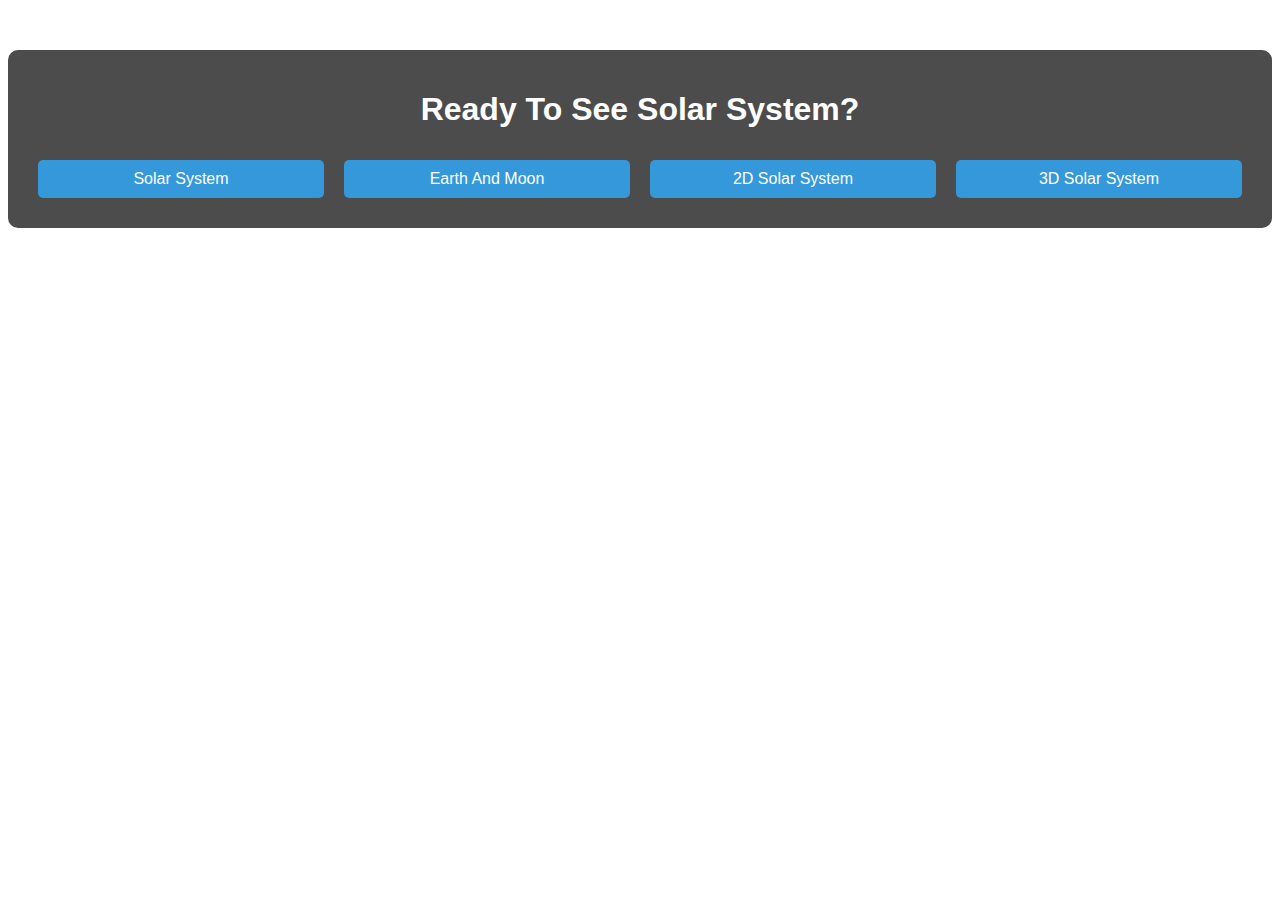
<file: index.html>
<!DOCTYPE html>
<html>

<head>
    <title>Solar System</title>
    <link rel="shortcut icon" href="./icon.png" type="image/x-icon">
    <meta name="viewport" content="width=device-width, initial-scale=1.0">
    <style>
        body {
            font-family: Arial, sans-serif;
            text-align: center;
            background-image: url('https://media.tenor.com/MNVxgsGfaUQAAAAd/in-space-national-space-day.gif');
            /* Replace with your image file path or URL */
            background-size: cover;
            background-repeat: no-repeat;
            background-attachment: fixed;
            background-position: center;
            color: #fff;
            /* Set text color to white for better contrast */
        }

        .container {
            margin: 50px auto;
            background-color: rgba(0, 0, 0, 0.7);
            /* Semi-transparent background for content */
            padding: 20px;
            border-radius: 10px;
        }

        .options {
            display: flex;
            flex-wrap: wrap;
            justify-content: center;
        }

        .option-button {
            flex: 1;
            margin: 10px;
            padding: 10px 20px;
            font-size: 16px;
            cursor: pointer;
            background-color: #3498db;
            color: #fff;
            border: none;
            border-radius: 5px;
            text-decoration: none;
            /* Remove underline for links */
            display: flex;
            /* Center link content vertically and horizontally */
            align-items: center;
            justify-content: center;
        }

        .option-button:hover {
            background-color: #2980b9;
        }

        @media screen and (max-width: 600px) {
            .option-button {
                flex-basis: 100%;
                /* Make buttons take the full width of the screen */
            }
        }
    </style>
</head>

<body>
    <div class="container">
        <h1>Ready To See Solar System?</h1>
        <div class="options">
            <a href="./solarsystem1/index" class="option-button">Solar System</a>
            <a href="./solarsystem2/index" class="option-button">Earth And Moon</a>
            <a href="./solarsystem3/index" class="option-button">2D Solar System</a>
            <a href="./solarsystem4/index" class="option-button">3D Solar System</a>
        </div>
    </div>
</body>

</html>
</file>
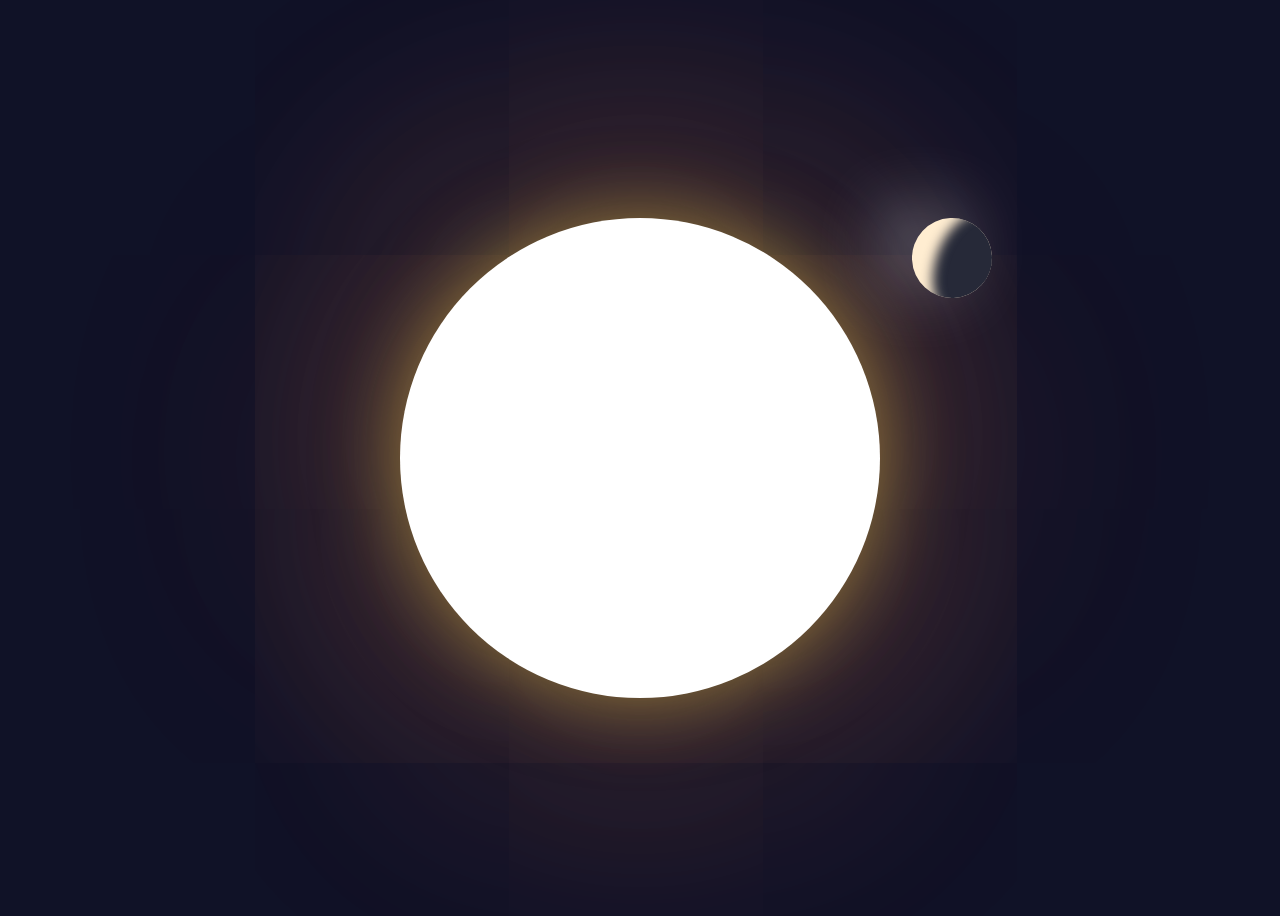
<file: solarsystem1/index.html>
<!DOCTYPE html>
<html lang="en">
<head>
    <meta charset="UTF-8">
    <meta http-equiv="X-UA-Compatible" content="IE=edge">
    <meta name="viewport" content="width=device-width, initial-scale=1.0">
    <link rel="stylesheet" href="styles.css">
    <title>Solar System</title>
    <link rel="shortcut icon" href="../icon.png" type="image/x-icon">
</head>
<body>
    <div class="moon">
        <div class="satellite"></div>
    </div>
</body>
</html>
</file>
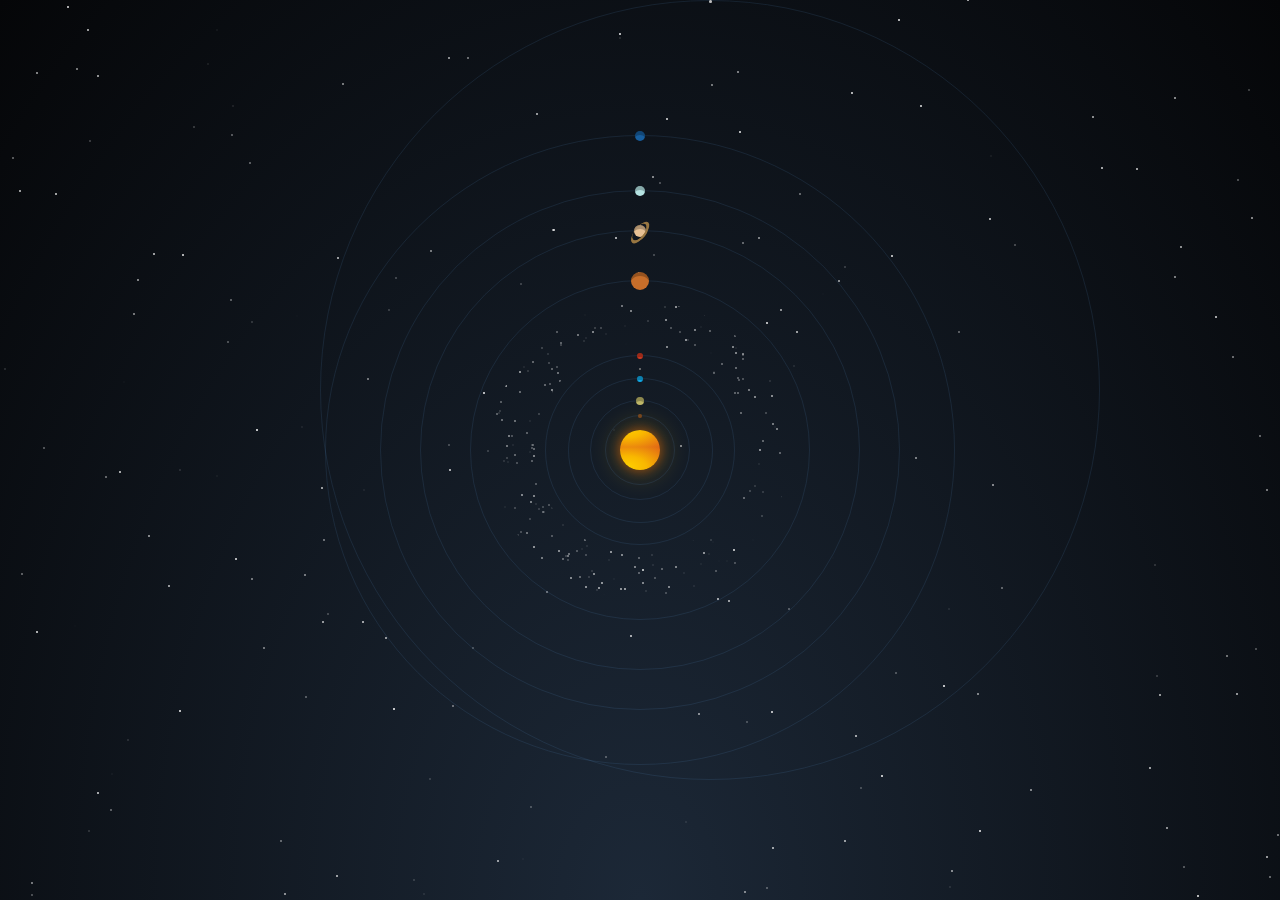
<file: solarsystem3/index.html>
<!DOCTYPE html>
<html >
<head>
  <meta charset="UTF-8">
  <title>Solar System</title>
  
  <link rel='stylesheet prefetch' href='https://fonts.googleapis.com/css?family=Lato:300'>
  <link rel='stylesheet prefetch' href='https://cdnjs.cloudflare.com/ajax/libs/font-awesome/4.2.0/css/font-awesome.min.css'>
  <link rel="stylesheet" href="style.css">
  <link rel="shortcut icon" href="../icon.png" type="image/x-icon">
</head>

<body>
<div class='solar-syst'>
  <div class='sun'></div>
  <div class='mercury'></div>
  <div class='venus'></div>
  <div class='earth'></div>
  <div class='mars'></div>
  <div class='jupiter'></div>
  <div class='saturn'></div>
  <div class='uranus'></div>
  <div class='neptune'></div>
  <div class='pluto'></div>
  <div class='asteroids-belt'></div>
</div>
</body>
</html>
</file>
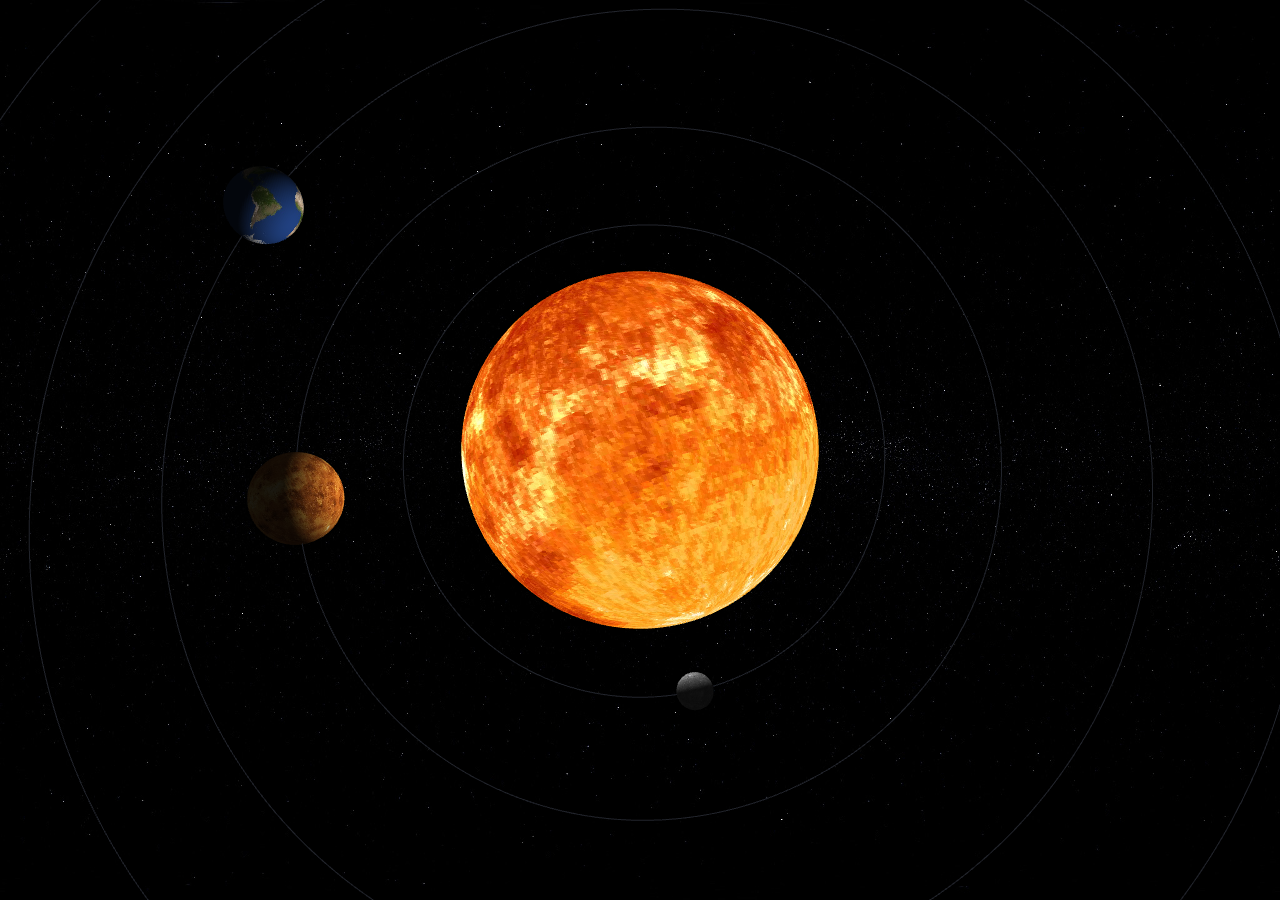
<file: solarsystem4/index.html>
<html>

<head>
    <title>Solar System</title>
    <link rel="shortcut icon" href="../icon.png" type="image/x-icon">
    <style>
        * {
            border: 0;
            margin: 0;
        }

        #canvas {
            width: 100%;
            height: 100%;
        }
    </style>
    <script defer="defer" src="bundle.js"></script>
</head>

<body><canvas id="canvas" width="800" height="800"></canvas></body>

</html>
</file>
<file: solarsystem1/styles.css>
body{
    background: #101227;
    height: 100vh;
    display: flex;
    justify-content: center;
    align-items: center;
}

.moon{
    width: 30em;
    height: 30em;
    border-radius: 50%;
    background: white;
    box-shadow: 0 0 5em 0 rgb(254 216 76 / 50%), 0 0 20em 4em rgb(232 165 82 / 20%), 0 0 55em 8em rgb(255 77 77 /10%);
    position: relative;
}

.satellite, .satellite::after{
    content: "";
    position: absolute;
    width: 5em;
    height: 5em;
    border-radius: 50%;
}

.satellite{
    background: #ffedd1;
    box-shadow: -2em 0 5em -1em white;
    overflow: hidden;
    transition: 250ms;
    left: 32em;
    transform: rotate(20deg);
    animation: round 5s infinite ease-in-out;
}

.satellite::after{
    background: #262938;
    width: 2.5em;
    left: 2.5em;
    box-shadow: 0 0 0.75em 0.95em #262938;
    animation: shadow 5s infinite ease-in-out;
}

@keyframes shadow{
    0%{
        width: 2.5em;
        left: 0;
    }

    25%{
        width: 5em;
        left: 0;
    }

    50%{
        width: 2.5em;
        left: 2.5em;
    }
    75%{
        width: 0em;
        left: 5em;
    }
    80%{
        left: 0;
        box-shadow: 0 0 0.55em 0.75em #262938;
    }
    100%{
        width: 2.5em;
        left: 0;
    }
}

@media screen and (max-width: 1000px){
    *{
        font-size: 10px;
    }
}

@media screen and (max-width: 500px){
    *{
        font-size: 5px;
    }
}

@keyframes round {
    0%, 100%{
        top: 2em;
        left: -15em;
        box-shadow: -2em 0 5em 0.5em rgb(198 131 100 / 40%);
        z-index: 2;
    }
    25%{
        box-shadow: 0 0 3em 1em #412104b5;
    }
    75%{
        box-shadow: 0 0 3em 1em black;
    }

    48%{
        z-index: 2;
    }
    50%{
        left: 40em;
        top: 20em;
        z-index: -1;
        box-shadow: 2em 0 5em 0.5em rgb(132 90 70 / 51%);
    }
    99%{
        z-index: -1;
    }
}
</file>
<file: solarsystem3/style.css>
*, *:before, *:after {
    padding: 0;
    margin: 0;
    box-sizing: border-box;
  }
  
  html, body {
    height: 100%;
    width: 100%;
  }
  
  body {
    font: normal 1em/1.45em "Helvetica Neue", Helvetica, Arial, sans-serif;
    -webkit-font-smoothing: antialiased;
    color: #fff;
    background: -webkit-radial-gradient(bottom ellipse, #1c2837 0%, #050608 100%);
    background: radial-gradient(ellipse at bottom, #1c2837 0%, #050608 100%);
    background-attachment: fixed;
  }
  
  h1 {
    font-weight: 300;
    font-size: 2.5em;
    text-transform: uppercase;
    font-family: Lato;
    line-height: 1.6em;
    letter-spacing: .1em;
  }
  
  a, a:visited {
    text-decoration: none;
    color: white;
    opacity: .7;
  }
  a:hover, a:visited:hover {
    opacity: 1;
  }
  a.icon, a:visited.icon {
    margin-right: 2px;
    padding: 3px;
  }
  
  .description {
    padding: 30px;
    position: absolute;
    top: 0;
    left: 0;
    width: 25%;
    z-index: 999;
  }
  .description p {
    font-size: .9em;
  }
  .description p + p {
    margin-top: 20px;
  }
  .description p.author {
    font-size: .7em;
  }
  .description p.author .fa-heart {
    color: #860014;
  }
  
  hr {
    margin: 26px 0;
    border: 0;
    border-top: 1px solid white;
    background: transparent;
    width: 25%;
    opacity: .1;
  }
  
  code {
    color: #ae94c0;
    font-family: Menlo, Monaco, Consolas, 'Courier New', monospace;
    font-size: .9em;
  }
  
  .solar-syst {
    margin: 0 auto;
    width: 100%;
    height: 100%;
    position: relative;
  }
  .solar-syst:after {
    content: "";
    position: absolute;
    height: 2px;
    width: 2px;
    top: -2px;
    background: white;
    box-shadow: 735px 1472px 0 0px rgba(255, 255, 255, 0.79) , 1718px 1715px 0 0px rgba(255,255,255, 0.105) , 1438px 1516px 0 0px rgba(255,255,255, 0.404) , 630px 637px 0 0px rgba(255,255,255, 0.829) , 1159px 696px 0 0px rgba(255,255,255, 0.756) , 1166px 829px 0 0px rgba(255,255,255, 0.69) , 1174px 278px 0 0px rgba(255,255,255, 0.612) , 1349px 717px 0 0px rgba(255,255,255, 0.803) , 137px 281px 0 0px rgba(255,255,255, 0.649) , 293px 1283px 0 0px rgba(255,255,255, 0.065) , 1269px 878px 0 0px rgba(255,255,255, 0.481) , 680px 447px 0 0px rgba(255,255,255, 0.615) , 698px 715px 0 0px rgba(255,255,255, 0.655) , 1136px 170px 0 0px rgba(255,255,255, 0.803) , 1511px 593px 0 0px rgba(255,255,255, 0.356) , 1632px 622px 0 0px rgba(255,255,255, 0.472) , 844px 842px 0 0px rgba(255,255,255, 0.757) , 1258px 1110px 0 0px rgba(255,255,255, 0.908) , 1092px 118px 0 0px rgba(255,255,255, 0.704) , 855px 737px 0 0px rgba(255,255,255, 0.806) , 530px 808px 0 0px rgba(255,255,255, 0.305) , 467px 59px 0 0px rgba(255,255,255, 0.509) , 951px 872px 0 0px rgba(255,255,255, 0.653) , 305px 698px 0 0px rgba(255,255,255, 0.381) , 105px 478px 0 0px rgba(255,255,255, 0.479) , 87px 31px 0 0px rgba(255,255,255, 0.792) , 336px 877px 0 0px rgba(255,255,255, 0.776) , 367px 380px 0 0px rgba(255,255,255, 0.541) , 388px 1686px 0 0px rgba(255,255,255, 0.994) , 1569px 581px 0 0px rgba(255,255,255, 0.957) , 619px 39px 0 0px rgba(255,255,255, 0.135) , 1546px 379px 0 0px rgba(255,255,255, 0.14) , 211px 1454px 0 0px rgba(255,255,255, 0.457) , 860px 789px 0 0px rgba(255,255,255, 0.283) , 179px 712px 0 0px rgba(255,255,255, 0.951) , 227px 343px 0 0px rgba(255,255,255, 0.35) , 1691px 174px 0 0px rgba(255,255,255, 0.276) , 1492px 299px 0 0px rgba(255,255,255, 0.924) , 284px 895px 0 0px rgba(255,255,255, 0.683) , 1008px 1438px 0 0px rgba(255,255,255, 0.637) , 1214px 1756px 0 0px rgba(255,255,255, 0.609) , 385px 639px 0 0px rgba(255,255,255, 0.725) , 1457px 1254px 0 0px rgba(255,255,255, 0.397) , 851px 94px 0 0px rgba(255,255,255, 0.897) , 220px 1338px 0 0px rgba(255,255,255, 0.97) , 1386px 1554px 0 0px rgba(255,255,255, 0.024) , 1115px 1058px 0 0px rgba(255,255,255, 0.766) , 1061px 1787px 0 0px rgba(255,255,255, 0.667) , 1232px 358px 0 0px rgba(255,255,255, 0.52) , 746px 723px 0 0px rgba(255,255,255, 0.296) , 1348px 1096px 0 0px rgba(255,255,255, 0.66) , 1228px 1378px 0 0px rgba(255,255,255, 0.745) , 1754px 66px 0 0px rgba(255,255,255, 0.581) , 615px 239px 0 0px rgba(255,255,255, 0.836) , 321px 489px 0 0px rgba(255,255,255, 0.761) , 1154px 566px 0 0px rgba(255,255,255, 0.18) , 1511px 369px 0 0px rgba(255,255,255, 0.945) , 958px 1136px 0 0px rgba(255,255,255, 0.299) , 1573px 984px 0 0px rgba(255,255,255, 0.319) , 1625px 273px 0 0px rgba(255,255,255, 0.842) , 1283px 902px 0 0px rgba(255,255,255, 0.704) , 1793px 549px 0 0px rgba(255,255,255, 0.22) , 497px 862px 0 0px rgba(255,255,255, 0.753) , 231px 136px 0 0px rgba(255,255,255, 0.4) , 1071px 1483px 0 0px rgba(255,255,255, 0.899) , 1705px 86px 0 0px rgba(255,255,255, 0.336) , 711px 1560px 0 0px rgba(255,255,255, 0.051) , 479px 1090px 0 0px rgba(255,255,255, 0.997) , 522px 860px 0 0px rgba(255,255,255, 0.045) , 1587px 1412px 0 0px rgba(255,255,255, 0.519) , 956px 1429px 0 0px rgba(255,255,255, 0.463) , 1519px 1198px 0 0px rgba(255,255,255, 0.022) , 152px 1660px 0 0px rgba(255,255,255, 0.491) , 1030px 791px 0 0px rgba(255,255,255, 0.629) , 395px 279px 0 0px rgba(255,255,255, 0.273) , 1048px 1027px 0 0px rgba(255,255,255, 0.364) , 393px 710px 0 0px rgba(255,255,255, 0.993) , 1376px 827px 0 0px rgba(255,255,255, 0.93) , 1389px 674px 0 0px rgba(255,255,255, 0.975) , 291px 1022px 0 0px rgba(255,255,255, 0.004) , 1569px 478px 0 0px rgba(255,255,255, 0.232) , 1547px 117px 0 0px rgba(255,255,255, 0.109) , 1355px 716px 0 0px rgba(255,255,255, 0.753) , 1257px 1644px 0 0px rgba(255,255,255, 0.637) , 733px 551px 0 0px rgba(255,255,255, 0.889) , 711px 86px 0 0px rgba(255,255,255, 0.567) , 323px 541px 0 0px rgba(255,255,255, 0.5) , 1329px 467px 0 0px rgba(255,255,255, 0.647) , 1229px 1182px 0 0px rgba(255,255,255, 0.29) , 891px 257px 0 0px rgba(255,255,255, 0.899) , 182px 256px 0 0px rgba(255,255,255, 0.898) , 788px 610px 0 0px rgba(255,255,255, 0.368) , 1397px 1664px 0 0px rgba(255,255,255, 0.2) , 1266px 491px 0 0px rgba(255,255,255, 0.585) , 895px 674px 0 0px rgba(255,255,255, 0.334) , 66px 1007px 0 0px rgba(255,255,255, 0.943) , 1323px 434px 0 0px rgba(255,255,255, 0.12) , 1577px 514px 0 0px rgba(255,255,255, 0.018) , 1477px 35px 0 0px rgba(255,255,255, 0.624) , 1679px 910px 0 0px rgba(255,255,255, 0.484) , 766px 324px 0 0px rgba(255,255,255, 0.908) , 1094px 1637px 0 0px rgba(255,255,255, 0.915) , 126px 1051px 0 0px rgba(255,255,255, 0.262) , 1237px 181px 0 0px rgba(255,255,255, 0.36) , 1051px 1267px 0 0px rgba(255,255,255, 0.968) , 898px 21px 0 0px rgba(255,255,255, 0.91) , 546px 1524px 0 0px rgba(255,255,255, 0.876) , 1197px 897px 0 0px rgba(255,255,255, 0.938) , 1622px 468px 0 0px rgba(255,255,255, 0.869) , 43px 449px 0 0px rgba(255,255,255, 0.381) , 1793px 1583px 0 0px rgba(255,255,255, 0.44) , 424px 1342px 0 0px rgba(255,255,255, 0.526) , 944px 1607px 0 0px rgba(255,255,255, 0.7) , 970px 1261px 0 0px rgba(255,255,255, 0.444) , 772px 1498px 0 0px rgba(255,255,255, 0.341) , 448px 59px 0 0px rgba(255,255,255, 0.688) , 1501px 144px 0 0px rgba(255,255,255, 0.607) , 1754px 1134px 0 0px rgba(255,255,255, 0.748) , 301px 428px 0 0px rgba(255,255,255, 0.083) , 31px 884px 0 0px rgba(255,255,255, 0.569) , 1645px 753px 0 0px rgba(255,255,255, 0.701) , 327px 615px 0 0px rgba(255,255,255, 0.274) , 1666px 176px 0 0px rgba(255,255,255, 0.813) , 579px 578px 0 0px rgba(255,255,255, 0.426) , 832px 559px 0 0px rgba(255,255,255, 0.016) , 305px 1658px 0 0px rgba(255,255,255, 0.519) , 958px 333px 0 0px rgba(255,255,255, 0.406) , 1475px 815px 0 0px rgba(255,255,255, 0.556) , 685px 823px 0 0px rgba(255,255,255, 0.112) , 209px 1457px 0 0px rgba(255,255,255, 0.224) , 1310px 273px 0 0px rgba(255,255,255, 0.482) , 197px 1450px 0 0px rgba(255,255,255, 0.096) , 312px 1624px 0 0px rgba(255,255,255, 0.052) , 291px 1620px 0 0px rgba(255,255,255, 0.926) , 920px 107px 0 0px rgba(255,255,255, 0.886) , 1778px 1441px 0 0px rgba(255,255,255, 0.192) , 1670px 256px 0 0px rgba(255,255,255, 0.95) , 341px 1710px 0 0px rgba(255,255,255, 0.334) , 1311px 852px 0 0px rgba(255,255,255, 0.599) , 1301px 1296px 0 0px rgba(255,255,255, 0.674) , 1508px 656px 0 0px rgba(255,255,255, 0.098) , 1292px 753px 0 0px rgba(255,255,255, 0.596) , 780px 311px 0 0px rgba(255,255,255, 0.696) , 1673px 1750px 0 0px rgba(255,255,255, 0.843) , 772px 849px 0 0px rgba(255,255,255, 0.795) , 1644px 910px 0 0px rgba(255,255,255, 0.026) , 1520px 111px 0 0px rgba(255,255,255, 0.923) , 1385px 1011px 0 0px rgba(255,255,255, 0.008) , 1437px 692px 0 0px rgba(255,255,255, 0.201) , 1578px 540px 0 0px rgba(255,255,255, 0.611) , 627px 940px 0 0px rgba(255,255,255, 0.323) , 520px 285px 0 0px rgba(255,255,255, 0.248) , 97px 794px 0 0px rgba(255,255,255, 0.838) , 1355px 410px 0 0px rgba(255,255,255, 0.667) , 1120px 1306px 0 0px rgba(255,255,255, 0.823) , 1621px 429px 0 0px rgba(255,255,255, 0.106) , 1021px 1399px 0 0px rgba(255,255,255, 0.925) , 861px 1665px 0 0px rgba(255,255,255, 0.293) , 1431px 1743px 0 0px rgba(255,255,255, 0.918) , 771px 713px 0 0px rgba(255,255,255, 0.909) , 487px 452px 0 0px rgba(255,255,255, 0.223) , 977px 695px 0 0px rgba(255,255,255, 0.621) , 145px 1762px 0 0px rgba(255,255,255, 0.866) , 1552px 1373px 0 0px rgba(255,255,255, 0.23) , 527px 1294px 0 0px rgba(255,255,255, 0.091) , 337px 259px 0 0px rgba(255,255,255, 0.77) , 14px 1247px 0 0px rgba(255,255,255, 0.801) , 948px 610px 0 0px rgba(255,255,255, 0.101) , 119px 473px 0 0px rgba(255,255,255, 0.851) , 1522px 1385px 0 0px rgba(255,255,255, 0.005) , 115px 1525px 0 0px rgba(255,255,255, 0.222) , 1698px 21px 0 0px rgba(255,255,255, 0.043) , 653px 256px 0 0px rgba(255,255,255, 0.282) , 605px 758px 0 0px rgba(255,255,255, 0.358) , 192px 965px 0 0px rgba(255,255,255, 0.988) , 1226px 657px 0 0px rgba(255,255,255, 0.534) , 952px 1289px 0 0px rgba(255,255,255, 0.685) , 1608px 188px 0 0px rgba(255,255,255, 0.851) , 1265px 1579px 0 0px rgba(255,255,255, 0.821) , 1607px 1555px 0 0px rgba(255,255,255, 0.48) , 322px 1135px 0 0px rgba(255,255,255, 0.538) , 605px 1576px 0 0px rgba(255,255,255, 0.482) , 624px 590px 0 0px rgba(255,255,255, 0.723) , 1248px 91px 0 0px rgba(255,255,255, 0.284) , 500px 1156px 0 0px rgba(255,255,255, 0.745) , 977px 1616px 0 0px rgba(255,255,255, 0.962) , 742px 244px 0 0px rgba(255,255,255, 0.463) , 233px 925px 0 0px rgba(255,255,255, 0.392) , 1319px 1363px 0 0px rgba(255,255,255, 0.634) , 1347px 1576px 0 0px rgba(255,255,255, 0.497) , 59px 1529px 0 0px rgba(255,255,255, 0.096) , 208px 1369px 0 0px rgba(255,255,255, 0.626) , 33px 1216px 0 0px rgba(255,255,255, 0.529) , 88px 832px 0 0px rgba(255,255,255, 0.182) , 1760px 1647px 0 0px rgba(255,255,255, 0.009) , 148px 537px 0 0px rgba(255,255,255, 0.663) , 613px 431px 0 0px rgba(255,255,255, 0.07) , 342px 1758px 0 0px rgba(255,255,255, 0.803) , 483px 394px 0 0px rgba(255,255,255, 0.922) , 1385px 1731px 0 0px rgba(255,255,255, 0.483) , 1784px 837px 0 0px rgba(255,255,255, 0.811) , 950px 1321px 0 0px rgba(255,255,255, 0.177) , 4px 370px 0 0px rgba(255,255,255, 0.158) , 310px 1438px 0 0px rgba(255,255,255, 0.13) , 1255px 650px 0 0px rgba(255,255,255, 0.339) , 553px 231px 0 0px rgba(255,255,255, 0.858) , 1707px 1241px 0 0px rgba(255,255,255, 0.815) , 1034px 1540px 0 0px rgba(255,255,255, 0.546) , 709px 1182px 0 0px rgba(255,255,255, 0.315) , 549px 1226px 0 0px rgba(255,255,255, 0.341) , 1698px 1173px 0 0px rgba(255,255,255, 0.841) , 1574px 1009px 0 0px rgba(255,255,255, 0.42) , 838px 282px 0 0px rgba(255,255,255, 0.673) , 363px 491px 0 0px rgba(255,255,255, 0.074) , 935px 1501px 0 0px rgba(255,255,255, 0.003) , 1370px 349px 0 0px rgba(255,255,255, 0.015) , 1463px 505px 0 0px rgba(255,255,255, 0.576) , 998px 1438px 0 0px rgba(255,255,255, 0.944) , 1454px 1146px 0 0px rgba(255,255,255, 0.039) , 1407px 1275px 0 0px rgba(255,255,255, 0.67) , 1672px 1522px 0 0px rgba(255,255,255, 0.128) , 536px 115px 0 0px rgba(255,255,255, 0.758) , 153px 255px 0 0px rgba(255,255,255, 0.798) , 1741px 1357px 0 0px rgba(255,255,255, 0.72) , 1694px 1463px 0 0px rgba(255,255,255, 0.417) , 228px 918px 0 0px rgba(255,255,255, 0.346) , 876px 1340px 0 0px rgba(255,255,255, 0.048) , 1513px 1210px 0 0px rgba(255,255,255, 0.688) , 952px 1551px 0 0px rgba(255,255,255, 0.203) , 23px 1772px 0 0px rgba(255,255,255, 0.668) , 468px 1144px 0 0px rgba(255,255,255, 0.89) , 1470px 1578px 0 0px rgba(255,255,255, 0.085) , 106px 1578px 0 0px rgba(255,255,255, 0.477) , 651px 556px 0 0px rgba(255,255,255, 0.149) , 1361px 1092px 0 0px rgba(255,255,255, 0.556) , 1701px 1538px 0 0px rgba(255,255,255, 0.195) , 1358px 1695px 0 0px rgba(255,255,255, 0.545) , 918px 991px 0 0px rgba(255,255,255, 0.226) , 1259px 437px 0 0px rgba(255,255,255, 0.47) , 1004px 1712px 0 0px rgba(255,255,255, 0.169) , 1635px 1202px 0 0px rgba(255,255,255, 0.559) , 873px 1478px 0 0px rgba(255,255,255, 0.7) , 81px 1184px 0 0px rgba(255,255,255, 0.223) , 423px 895px 0 0px rgba(255,255,255, 0.105) , 1077px 1476px 0 0px rgba(255,255,255, 0.999) , 1308px 1790px 0 0px rgba(255,255,255, 0.311) , 133px 315px 0 0px rgba(255,255,255, 0.575) , 881px 777px 0 0px rgba(255,255,255, 0.97) , 552px 231px 0 0px rgba(255,255,255, 0.628) , 520px 986px 0 0px rgba(255,255,255, 0.184) , 1747px 192px 0 0px rgba(255,255,255, 0.425) , 1508px 1201px 0 0px rgba(255,255,255, 0.009) , 1614px 265px 0 0px rgba(255,255,255, 0.416) , 1215px 318px 0 0px rgba(255,255,255, 0.855) , 232px 107px 0 0px rgba(255,255,255, 0.112) , 768px 1732px 0 0px rgba(255,255,255, 0.779) , 1614px 389px 0 0px rgba(255,255,255, 0.767) , 459px 1763px 0 0px rgba(255,255,255, 0.157) , 1661px 1327px 0 0px rgba(255,255,255, 0.216) , 263px 1279px 0 0px rgba(255,255,255, 0.305) , 1562px 936px 0 0px rgba(255,255,255, 0.526) , 1305px 683px 0 0px rgba(255,255,255, 0.242) , 330px 1564px 0 0px rgba(255,255,255, 0.61) , 1726px 849px 0 0px rgba(255,255,255, 0.553) , 1584px 1284px 0 0px rgba(255,255,255, 0.286) , 1612px 1521px 0 0px rgba(255,255,255, 0.646) , 216px 31px 0 0px rgba(255,255,255, 0.06) , 1756px 1068px 0 0px rgba(255,255,255, 0.231) , 898px 1692px 0 0px rgba(255,255,255, 0.394) , 1792px 1758px 0 0px rgba(255,255,255, 0.913) , 1451px 1399px 0 0px rgba(255,255,255, 0.594) , 1557px 450px 0 0px rgba(255,255,255, 0.618) , 12px 159px 0 0px rgba(255,255,255, 0.43) , 872px 1601px 0 0px rgba(255,255,255, 0.065) , 1230px 1555px 0 0px rgba(255,255,255, 0.037) , 999px 1208px 0 0px rgba(255,255,255, 0.43) , 1518px 38px 0 0px rgba(255,255,255, 0.784) , 1001px 589px 0 0px rgba(255,255,255, 0.434) , 793px 367px 0 0px rgba(255,255,255, 0.107) , 362px 623px 0 0px rgba(255,255,255, 0.796) , 1594px 1277px 0 0px rgba(255,255,255, 0.714) , 846px 1720px 0 0px rgba(255,255,255, 0.652) , 546px 593px 0 0px rgba(255,255,255, 0.481) , 1339px 896px 0 0px rgba(255,255,255, 0.378) , 796px 333px 0 0px rgba(255,255,255, 0.78) , 1135px 1018px 0 0px rgba(255,255,255, 0.443) , 742px 1677px 0 0px rgba(255,255,255, 0.844) , 322px 623px 0 0px rgba(255,255,255, 0.741) , 1464px 993px 0 0px rgba(255,255,255, 0.239) , 643px 441px 0 0px rgba(255,255,255, 0.85) , 294px 930px 0 0px rgba(255,255,255, 0.975) , 1686px 299px 0 0px rgba(255,255,255, 0.052) , 740px 1668px 0 0px rgba(255,255,255, 0.997) , 1043px 1540px 0 0px rgba(255,255,255, 0.929) , 1738px 168px 0 0px rgba(255,255,255, 0.934) , 1189px 996px 0 0px rgba(255,255,255, 0.231) , 1149px 769px 0 0px rgba(255,255,255, 0.786) , 1236px 695px 0 0px rgba(255,255,255, 0.732) , 79px 1088px 0 0px rgba(255,255,255, 0.869) , 989px 220px 0 0px rgba(255,255,255, 0.835) , 444px 1601px 0 0px rgba(255,255,255, 0.162) , 913px 1260px 0 0px rgba(255,255,255, 0.977) , 717px 600px 0 0px rgba(255,255,255, 0.783) , 216px 477px 0 0px rgba(255,255,255, 0.055) , 377px 1235px 0 0px rgba(255,255,255, 0.517) , 111px 1521px 0 0px rgba(255,255,255, 0.635) , 1443px 6px 0 0px rgba(255,255,255, 0.125) , 385px 939px 0 0px rgba(255,255,255, 0.605) , 1399px 436px 0 0px rgba(255,255,255, 0.691) , 1727px 459px 0 0px rgba(255,255,255, 0.199) , 910px 1431px 0 0px rgba(255,255,255, 0.481) , 506px 1669px 0 0px rgba(255,255,255, 0.145) , 1655px 1546px 0 0px rgba(255,255,255, 0.788) , 1001px 1545px 0 0px rgba(255,255,255, 0.774) , 642px 571px 0 0px rgba(255,255,255, 0.861) , 1379px 1673px 0 0px rgba(255,255,255, 0.271) , 128px 1718px 0 0px rgba(255,255,255, 0.029) , 220px 1279px 0 0px rgba(255,255,255, 0.769) , 249px 164px 0 0px rgba(255,255,255, 0.424) , 286px 1587px 0 0px rgba(255,255,255, 0.354) , 1206px 1414px 0 0px rgba(255,255,255, 0.861) , 456px 1661px 0 0px rgba(255,255,255, 0.187) , 1670px 683px 0 0px rgba(255,255,255, 0.774) , 1404px 171px 0 0px rgba(255,255,255, 0.332) , 413px 881px 0 0px rgba(255,255,255, 0.192) , 872px 1158px 0 0px rgba(255,255,255, 0.336) , 1349px 186px 0 0px rgba(255,255,255, 0.335) , 1636px 1586px 0 0px rgba(255,255,255, 0.894) , 51px 1414px 0 0px rgba(255,255,255, 0.366) , 1284px 1167px 0 0px rgba(255,255,255, 0.783) , 97px 77px 0 0px rgba(255,255,255, 0.744) , 388px 311px 0 0px rgba(255,255,255, 0.228) , 1393px 1000px 0 0px rgba(255,255,255, 0.012) , 799px 195px 0 0px rgba(255,255,255, 0.464) , 251px 323px 0 0px rgba(255,255,255, 0.198) , 230px 301px 0 0px rgba(255,255,255, 0.418) , 967px 956px 0 0px rgba(255,255,255, 0.816) , 622px 1273px 0 0px rgba(255,255,255, 0.94) , 1198px 1228px 0 0px rgba(255,255,255, 0.176) , 823px 1079px 0 0px rgba(255,255,255, 0.782) , 10px 1168px 0 0px rgba(255,255,255, 0.025) , 168px 587px 0 0px rgba(255,255,255, 0.755) , 988px 1107px 0 0px rgba(255,255,255, 0.595) , 652px 178px 0 0px rgba(255,255,255, 0.65) , 1344px 72px 0 0px rgba(255,255,255, 0.912) , 263px 649px 0 0px rgba(255,255,255, 0.536) , 207px 65px 0 0px rgba(255,255,255, 0.094) , 67px 8px 0 0px rgba(255,255,255, 0.88) , 1549px 1319px 0 0px rgba(255,255,255, 0.522) , 844px 268px 0 0px rgba(255,255,255, 0.215) , 1595px 1059px 0 0px rgba(255,255,255, 0.46) , 1393px 1246px 0 0px rgba(255,255,255, 0.141) , 758px 239px 0 0px rgba(255,255,255, 0.603) , 123px 383px 0 0px rgba(255,255,255, 0.028) , 36px 74px 0 0px rgba(255,255,255, 0.652) , 1643px 380px 0 0px rgba(255,255,255, 0.212) , 170px 1017px 0 0px rgba(255,255,255, 0.789) , 301px 1401px 0 0px rgba(255,255,255, 0.156) , 21px 575px 0 0px rgba(255,255,255, 0.435) , 738px 381px 0 0px rgba(255,255,255, 0.342) , 19px 192px 0 0px rgba(255,255,255, 0.788) , 1765px 568px 0 0px rgba(255,255,255, 0.873) , 919px 1410px 0 0px rgba(255,255,255, 0.754) , 49px 1294px 0 0px rgba(255,255,255, 0.643) , 1637px 132px 0 0px rgba(255,255,255, 0.182) , 1413px 818px 0 0px rgba(255,255,255, 0.578) , 1279px 1234px 0 0px rgba(255,255,255, 0.028) , 429px 780px 0 0px rgba(255,255,255, 0.197) , 256px 431px 0 0px rgba(255,255,255, 0.995) , 921px 1453px 0 0px rgba(255,255,255, 0.42) , 31px 896px 0 0px rgba(255,255,255, 0.336) , 5px 971px 0 0px rgba(255,255,255, 0.607) , 251px 580px 0 0px rgba(255,255,255, 0.554) , 452px 707px 0 0px rgba(255,255,255, 0.482) , 839px 1654px 0 0px rgba(255,255,255, 0.578) , 1656px 1606px 0 0px rgba(255,255,255, 0.987) , 1719px 491px 0 0px rgba(255,255,255, 0.429) , 1600px 95px 0 0px rgba(255,255,255, 0.141) , 1615px 291px 0 0px rgba(255,255,255, 0.151) , 41px 914px 0 0px rgba(255,255,255, 0.257) , 171px 1139px 0 0px rgba(255,255,255, 0.54) , 606px 1579px 0 0px rgba(255,255,255, 0.737) , 1559px 1133px 0 0px rgba(255,255,255, 0.648) , 1394px 1530px 0 0px rgba(255,255,255, 0.801) , 1712px 1028px 0 0px rgba(255,255,255, 0.98) , 1465px 1374px 0 0px rgba(255,255,255, 0.553) , 257px 1511px 0 0px rgba(255,255,255, 0.264) , 1074px 976px 0 0px rgba(255,255,255, 0.773) , 1183px 868px 0 0px rgba(255,255,255, 0.377) , 1672px 421px 0 0px rgba(255,255,255, 0.51) , 55px 195px 0 0px rgba(255,255,255, 0.822) , 952px 1710px 0 0px rgba(255,255,255, 0.569) , 711px 1694px 0 0px rgba(255,255,255, 0.247) , 1277px 836px 0 0px rgba(255,255,255, 0.524) , 1638px 1082px 0 0px rgba(255,255,255, 0.285) , 175px 1539px 0 0px rgba(255,255,255, 0.124) , 638px 274px 0 0px rgba(255,255,255, 0.734) , 1029px 206px 0 0px rgba(255,255,255, 0.008) , 1489px 95px 0 0px rgba(255,255,255, 0.695) , 922px 1335px 0 0px rgba(255,255,255, 0.388) , 1348px 1615px 0 0px rgba(255,255,255, 0.837) , 1745px 500px 0 0px rgba(255,255,255, 0.397) , 766px 889px 0 0px rgba(255,255,255, 0.356) , 1246px 1097px 0 0px rgba(255,255,255, 0.511) , 1477px 1010px 0 0px rgba(255,255,255, 0.897) , 1138px 1382px 0 0px rgba(255,255,255, 0.986) , 507px 951px 0 0px rgba(255,255,255, 0.207) , 1775px 1009px 0 0px rgba(255,255,255, 0.805) , 1032px 1408px 0 0px rgba(255,255,255, 0.832) , 1180px 248px 0 0px rgba(255,255,255, 0.708) , 1717px 1424px 0 0px rgba(255,255,255, 0.975) , 1511px 1319px 0 0px rgba(255,255,255, 0.223) , 448px 446px 0 0px rgba(255,255,255, 0.289) , 1511px 1519px 0 0px rgba(255,255,255, 0.756) , 990px 157px 0 0px rgba(255,255,255, 0.07) , 811px 1587px 0 0px rgba(255,255,255, 0.126) , 36px 633px 0 0px rgba(255,255,255, 0.891) , 915px 459px 0 0px rgba(255,255,255, 0.595) , 1151px 1296px 0 0px rgba(255,255,255, 0.519) , 74px 627px 0 0px rgba(255,255,255, 0.015) , 737px 73px 0 0px rgba(255,255,255, 0.609) , 922px 1497px 0 0px rgba(255,255,255, 0.65) , 1266px 858px 0 0px rgba(255,255,255, 0.762) , 822px 295px 0 0px rgba(255,255,255, 0.018) , 791px 1772px 0 0px rgba(255,255,255, 0.869) , 992px 486px 0 0px rgba(255,255,255, 0.649) , 168px 1428px 0 0px rgba(255,255,255, 0.452) , 110px 811px 0 0px rgba(255,255,255, 0.426) , 928px 1479px 0 0px rgba(255,255,255, 0.286) , 1745px 154px 0 0px rgba(255,255,255, 0.715) , 280px 842px 0 0px rgba(255,255,255, 0.455) , 437px 1158px 0 0px rgba(255,255,255, 0.833) , 1101px 169px 0 0px rgba(255,255,255, 0.831) , 304px 576px 0 0px rgba(255,255,255, 0.561) , 1721px 1083px 0 0px rgba(255,255,255, 0.359) , 1545px 1524px 0 0px rgba(255,255,255, 0.519) , 420px 976px 0 0px rgba(255,255,255, 0.689) , 1649px 135px 0 0px rgba(255,255,255, 0.672) , 1251px 219px 0 0px rgba(255,255,255, 0.655) , 436px 989px 0 0px rgba(255,255,255, 0.406) , 430px 252px 0 0px rgba(255,255,255, 0.573) , 1403px 304px 0 0px rgba(255,255,255, 0.084) , 235px 560px 0 0px rgba(255,255,255, 0.911) , 1048px 1707px 0 0px rgba(255,255,255, 0.298) , 1570px 1668px 0 0px rgba(255,255,255, 0.859) , 246px 1474px 0 0px rgba(255,255,255, 0.524) , 1174px 99px 0 0px rgba(255,255,255, 0.679) , 1307px 1372px 0 0px rgba(255,255,255, 0.298) , 89px 142px 0 0px rgba(255,255,255, 0.255) , 983px 1282px 0 0px rgba(255,255,255, 0.903) , 619px 35px 0 0px rgba(255,255,255, 0.921) , 76px 70px 0 0px rgba(255,255,255, 0.589) , 497px 1468px 0 0px rgba(255,255,255, 0.668) , 179px 471px 0 0px rgba(255,255,255, 0.141) , 1326px 1396px 0 0px rgba(255,255,255, 0.914) , 449px 471px 0 0px rgba(255,255,255, 0.846) , 728px 602px 0 0px rgba(255,255,255, 0.766) , 342px 85px 0 0px rgba(255,255,255, 0.589) , 697px 1017px 0 0px rgba(255,255,255, 0.703) , 949px 888px 0 0px rgba(255,255,255, 0.121) , 1380px 367px 0 0px rgba(255,255,255, 0.379) , 659px 184px 0 0px rgba(255,255,255, 0.321) , 193px 128px 0 0px rgba(255,255,255, 0.24) , 1727px 642px 0 0px rgba(255,255,255, 0.356) , 1675px 549px 0 0px rgba(255,255,255, 0.358) , 17px 947px 0 0px rgba(255,255,255, 0.909) , 666px 120px 0 0px rgba(255,255,255, 0.884) , 662px 1393px 0 0px rgba(255,255,255, 0.134) , 296px 317px 0 0px rgba(255,255,255, 0.014) , 1794px 339px 0 0px rgba(255,255,255, 0.785) , 1487px 1783px 0 0px rgba(255,255,255, 0.311) , 1171px 915px 0 0px rgba(255,255,255, 0.324) , 1364px 1386px 0 0px rgba(255,255,255, 0.967) , 147px 1278px 0 0px rgba(255,255,255, 0.945) , 1156px 677px 0 0px rgba(255,255,255, 0.221) , 111px 775px 0 0px rgba(255,255,255, 0.044) , 1014px 246px 0 0px rgba(255,255,255, 0.305) , 1185px 1081px 0 0px rgba(255,255,255, 0.514) , 1711px 1213px 0 0px rgba(255,255,255, 0.411) , 1640px 256px 0 0px rgba(255,255,255, 0.476) , 967px 1px 0 0px rgba(255,255,255, 0.829) , 472px 649px 0 0px rgba(255,255,255, 0.281) , 744px 893px 0 0px rgba(255,255,255, 0.621) , 1538px 472px 0 0px rgba(255,255,255, 0.158) , 1685px 564px 0 0px rgba(255,255,255, 0.981) , 979px 832px 0 0px rgba(255,255,255, 0.954) , 851px 1417px 0 0px rgba(255,255,255, 0.379) , 170px 1504px 0 0px rgba(255,255,255, 0.356) , 1692px 1419px 0 0px rgba(255,255,255, 0.59) , 1433px 1320px 0 0px rgba(255,255,255, 0.463) , 1724px 696px 0 0px rgba(255,255,255, 0.565) , 609px 1000px 0 0px rgba(255,255,255, 0.201) , 1400px 790px 0 0px rgba(255,255,255, 0.158) , 356px 1529px 0 0px rgba(255,255,255, 0.351) , 943px 687px 0 0px rgba(255,255,255, 0.97) , 127px 741px 0 0px rgba(255,255,255, 0.148) , 721px 1036px 0 0px rgba(255,255,255, 0.918) , 1660px 58px 0 0px rgba(255,255,255, 0.976) , 646px 1472px 0 0px rgba(255,255,255, 0.305) , 739px 133px 0 0px rgba(255,255,255, 0.926);
    border-radius: 100px;
  }
  .solar-syst div {
    border-radius: 1000px;
    top: 50%;
    left: 50%;
    position: absolute;
    z-index: 999;
  }
  .solar-syst div:not(.sun) {
    border: 1px solid rgba(102, 166, 229, 0.12);
  }
  .solar-syst div:not(.sun):before {
    left: 50%;
    border-radius: 100px;
    content: "";
    position: absolute;
  }
  .solar-syst div:not(.asteroids-belt):before {
    box-shadow: inset 0 6px 0 -2px rgba(0, 0, 0, 0.25);
  }
  
  .sun {
    background: -webkit-radial-gradient(center ellipse, #ffd000 1%, #f9b700 39%, #f9b700 39%, #e06317 100%);
    background: radial-gradient(ellipse at center, #ffd000 1%, #f9b700 39%, #f9b700 39%, #e06317 100%);
    height: 40px;
    width: 40px;
    margin-top: -20px;
    margin-left: -20px;
    background-clip: padding-box;
    border: 0 !important;
    background-position: -28px -103px;
    background-size: 175%;
    box-shadow: 0 0 10px 2px rgba(255, 107, 0, 0.4), 0 0 22px 11px rgba(255, 203, 0, 0.13);
  }
  
  .mercury {
    height: 70px;
    width: 70px;
    margin-top: -35px;
    margin-left: -35px;
    -webkit-animation: orb 7.18673s linear infinite;
            animation: orb 7.18673s linear infinite;
  }
  .mercury:before {
    height: 4px;
    width: 4px;
    background: #9f5e26;
    margin-top: -2px;
    margin-left: -2px;
  }
  
  .venus {
    height: 100px;
    width: 100px;
    margin-top: -50px;
    margin-left: -50px;
    -webkit-animation: orb 18.45553s linear infinite;
            animation: orb 18.45553s linear infinite;
  }
  .venus:before {
    height: 8px;
    width: 8px;
    background: #BEB768;
    margin-top: -4px;
    margin-left: -4px;
  }
  
  .earth {
    height: 145px;
    width: 145px;
    margin-top: -72.5px;
    margin-left: -72.5px;
    -webkit-animation: orb 30s linear infinite;
            animation: orb 30s linear infinite;
  }
  .earth:before {
    height: 6px;
    width: 6px;
    background: #11abe9;
    margin-top: -3px;
    margin-left: -3px;
  }
  .earth:after {
    position: absolute;
    content: "";
    height: 18px;
    width: 18px;
    left: 50%;
    top: 0px;
    margin-left: -9px;
    margin-top: -9px;
    border-radius: 100px;
    box-shadow: 0 -10px 0 -8px grey;
    -webkit-animation: orb 2.24404s linear infinite;
            animation: orb 2.24404s linear infinite;
  }
  
  .mars {
    height: 190px;
    width: 190px;
    margin-top: -95px;
    margin-left: -95px;
    -webkit-animation: orb 56.42613s linear infinite;
            animation: orb 56.42613s linear infinite;
  }
  .mars:before {
    height: 6px;
    width: 6px;
    background: #cf3921;
    margin-top: -3px;
    margin-left: -3px;
  }
  
  .jupiter {
    height: 340px;
    width: 340px;
    margin-top: -170px;
    margin-left: -170px;
    -webkit-animation: orb 355.72282s linear infinite;
            animation: orb 355.72282s linear infinite;
  }
  .jupiter:before {
    height: 18px;
    width: 18px;
    background: #c76e2a;
    margin-top: -9px;
    margin-left: -9px;
  }
  
  .saturn {
    height: 440px;
    width: 440px;
    margin-top: -220px;
    margin-left: -220px;
    -webkit-animation: orb 882.69525s linear infinite;
            animation: orb 882.69525s linear infinite;
  }
  .saturn:before {
    height: 12px;
    width: 12px;
    background: #e7c194;
    margin-top: -6px;
    margin-left: -6px;
  }
  .saturn:after {
    position: absolute;
    content: "";
    height: 2.34%;
    width: 4.676%;
    left: 50%;
    top: 0px;
    -webkit-transform: rotateZ(-52deg);
            transform: rotateZ(-52deg);
    margin-left: -2.3%;
    margin-top: -1.2%;
    border-radius: 50% 50% 50% 50%;
    box-shadow: 0 1px 0 1px #987641, 3px 1px 0 #987641, -3px 1px 0 #987641;
    -webkit-animation: orb 882.69525s linear infinite;
            animation: orb 882.69525s linear infinite;
    -webkit-animation-direction: reverse;
            animation-direction: reverse;
    -webkit-transform-origin: 52% 60%;
            transform-origin: 52% 60%;
  }
  
  .uranus {
    height: 520px;
    width: 520px;
    margin-top: -260px;
    margin-left: -260px;
    -webkit-animation: orb 2512.4002s linear infinite;
            animation: orb 2512.4002s linear infinite;
  }
  .uranus:before {
    height: 10px;
    width: 10px;
    background: #b5e3e3;
    margin-top: -5px;
    margin-left: -5px;
  }
  
  .neptune {
    height: 630px;
    width: 630px;
    margin-top: -315px;
    margin-left: -315px;
    -webkit-animation: orb 4911.78386s linear infinite;
            animation: orb 4911.78386s linear infinite;
  }
  .neptune:before {
    height: 10px;
    width: 10px;
    background: #175e9e;
    margin-top: -5px;
    margin-left: -5px;
  }
  
  .asteroids-belt {
    opacity: .7;
    border-color: transparent !important;
    height: 300px;
    width: 300px;
    margin-top: -150px;
    margin-left: -150px;
    -webkit-animation: orb 179.95583s linear infinite;
            animation: orb 179.95583s linear infinite;
    overflow: hidden;
  }
  .asteroids-belt:before {
    top: 50%;
    height: 210px;
    width: 210px;
    margin-left: -105px;
    margin-top: -105px;
    background: transparent;
    border-radius: 140px !important;
    box-shadow: 121px 137px 0 -104px rgba(255, 255, 255, 0.719) , -144px -77px 0 -104px rgba(255,255,255, 0.569) , 93px -103px 0 -104px rgba(255,255,255, 0.859) , -21px 93px 0 -104px rgba(255,255,255, 0.307) , -117px 141px 0 -104px rgba(255,255,255, 0.594) , 42px 35px 0 -104px rgba(255,255,255, 0.714) , -96px -29px 0 -104px rgba(255,255,255, 0.658) , 15px 91px 0 -104px rgba(255,255,255, 0.683) , -19px 139px 0 -104px rgba(255,255,255, 0.98) , -143px 86px 0 -104px rgba(255,255,255, 0.371) , -6px 11px 0 -104px rgba(255,255,255, 0.472) , -36px -37px 0 -104px rgba(255,255,255, 0.162) , 82px -12px 0 -104px rgba(255,255,255, 0.441) , 26px -130px 0 -104px rgba(255,255,255, 0.902) , -3px 90px 0 -104px rgba(255,255,255, 0.825) , 120px 131px 0 -104px rgba(255,255,255, 0.426) , -46px 19px 0 -104px rgba(255,255,255, 0.866) , 55px -143px 0 -104px rgba(255,255,255, 0.265) , -9px -50px 0 -104px rgba(255,255,255, 0.026) , 82px -2px 0 -104px rgba(255,255,255, 0.356) , -134px -64px 0 -104px rgba(255,255,255, 0.982) , -1px 13px 0 -104px rgba(255,255,255, 0.906) , -95px -119px 0 -104px rgba(255,255,255, 0.158) , -47px -56px 0 -104px rgba(255,255,255, 0.787) , -108px -2px 0 -104px rgba(255,255,255, 0.455) , -139px -48px 0 -104px rgba(255,255,255, 0.543) , -104px 34px 0 -104px rgba(255,255,255, 0.505) , 83px 0px 0 -104px rgba(255,255,255, 0.119) , -128px -14px 0 -104px rgba(255,255,255, 0.459) , 118px -130px 0 -104px rgba(255,255,255, 0.492) , -20px 62px 0 -104px rgba(255,255,255, 0.702) , -1px 123px 0 -104px rgba(255,255,255, 0.57) , -114px 126px 0 -104px rgba(255,255,255, 0.916) , 56px -143px 0 -104px rgba(255,255,255, 0.742) , -54px -36px 0 -104px rgba(255,255,255, 0.535) , 55px -105px 0 -104px rgba(255,255,255, 0.468) , -62px -14px 0 -104px rgba(255,255,255, 0.487) , -36px 52px 0 -104px rgba(255,255,255, 0.359) , -79px -105px 0 -104px rgba(255,255,255, 0.354) , -72px 106px 0 -104px rgba(255,255,255, 0.747) , -141px -37px 0 -104px rgba(255,255,255, 0.198) , 103px -95px 0 -104px rgba(255,255,255, 0.379) , 15px 128px 0 -104px rgba(255,255,255, 0.447) , 27px -103px 0 -104px rgba(255,255,255, 0.894) , 87px 111px 0 -104px rgba(255,255,255, 0.054) , -35px -23px 0 -104px rgba(255,255,255, 0.071) , -131px -14px 0 -104px rgba(255,255,255, 0.812) , 74px -78px 0 -104px rgba(255,255,255, 0.121) , -106px -1px 0 -104px rgba(255,255,255, 0.61) , -9px -139px 0 -104px rgba(255,255,255, 0.855) , -16px -76px 0 -104px rgba(255,255,255, 0.894) , -8px -68px 0 -104px rgba(255,255,255, 0.353) , -140px -39px 0 -104px rgba(255,255,255, 0.271) , 33px -49px 0 -104px rgba(255,255,255, 0.073) , -21px -11px 0 -104px rgba(255,255,255, 0.769) , 13px 115px 0 -104px rgba(255,255,255, 0.153) , -47px -118px 0 -104px rgba(255,255,255, 0.86) , 110px 41px 0 -104px rgba(255,255,255, 0.344) , 63px -19px 0 -104px rgba(255,255,255, 0.418) , -109px 52px 0 -104px rgba(255,255,255, 0.809) , -77px 75px 0 -104px rgba(255,255,255, 0.156) , -45px -122px 0 -104px rgba(255,255,255, 0.318) , -29px 81px 0 -104px rgba(255,255,255, 0.552) , -59px 144px 0 -104px rgba(255,255,255, 0.824) , 36px -143px 0 -104px rgba(255,255,255, 0.99) , -62px -67px 0 -104px rgba(255,255,255, 0.648) , -69px 27px 0 -104px rgba(255,255,255, 0.781) , -91px -124px 0 -104px rgba(255,255,255, 0.042) , -55px -27px 0 -104px rgba(255,255,255, 0.881) , 93px -144px 0 -104px rgba(255,255,255, 0.14) , 22px -3px 0 -104px rgba(255,255,255, 0.369) , -9px -47px 0 -104px rgba(255,255,255, 0.53) , -110px 2px 0 -104px rgba(255,255,255, 0.114) , -5px 82px 0 -104px rgba(255,255,255, 0.21) , 75px -64px 0 -104px rgba(255,255,255, 0.962) , -5px 17px 0 -104px rgba(255,255,255, 0.57) , 58px -12px 0 -104px rgba(255,255,255, 0.844) , 84px 141px 0 -104px rgba(255,255,255, 0.813) , 17px -22px 0 -104px rgba(255,255,255, 0.419) , -50px 19px 0 -104px rgba(255,255,255, 0.196) , 7px -20px 0 -104px rgba(255,255,255, 0.862) , 120px 0px 0 -104px rgba(255,255,255, 0.934) , -6px -16px 0 -104px rgba(255,255,255, 0.31) , 133px -26px 0 -104px rgba(255,255,255, 0.782) , 122px 66px 0 -104px rgba(255,255,255, 0.322) , 115px 36px 0 -104px rgba(255,255,255, 0.24) , 29px 137px 0 -104px rgba(255,255,255, 0.872) , -5px 117px 0 -104px rgba(255,255,255, 0.843) , 52px 61px 0 -104px rgba(255,255,255, 0.109) , 109px -60px 0 -104px rgba(255,255,255, 0.766) , -56px 38px 0 -104px rgba(255,255,255, 0.037) , -19px 22px 0 -104px rgba(255,255,255, 0.587) , -123px 13px 0 -104px rgba(255,255,255, 0.433) , -36px -28px 0 -104px rgba(255,255,255, 0.847) , 76px -22px 0 -104px rgba(255,255,255, 0.973) , 37px -52px 0 -104px rgba(255,255,255, 0.948) , 135px -118px 0 -104px rgba(255,255,255, 0.655) , 83px 47px 0 -104px rgba(255,255,255, 0.314) , 24px -82px 0 -104px rgba(255,255,255, 0.736) , 145px 89px 0 -104px rgba(255,255,255, 0.537) , 140px 3px 0 -104px rgba(255,255,255, 0.595) , 113px 90px 0 -104px rgba(255,255,255, 0.025) , -127px 94px 0 -104px rgba(255,255,255, 0.75) , -58px 99px 0 -104px rgba(255,255,255, 0.116) , -120px -58px 0 -104px rgba(255,255,255, 0.646) , 82px -86px 0 -104px rgba(255,255,255, 0.565) , -62px -115px 0 -104px rgba(255,255,255, 0.737) , -92px -96px 0 -104px rgba(255,255,255, 0.217) , -9px -21px 0 -104px rgba(255,255,255, 0.055) , -144px -121px 0 -104px rgba(255,255,255, 0.312) , 63px -1px 0 -104px rgba(255,255,255, 0.146) , -15px -124px 0 -104px rgba(255,255,255, 0.074) , -135px 57px 0 -104px rgba(255,255,255, 0.093) , -1px 108px 0 -104px rgba(255,255,255, 0.552) , 82px 41px 0 -104px rgba(255,255,255, 0.746) , 56px 59px 0 -104px rgba(255,255,255, 0.821) , -112px -79px 0 -104px rgba(255,255,255, 0.243) , 71px -97px 0 -104px rgba(255,255,255, 0.027) , -88px 58px 0 -104px rgba(255,255,255, 0.167) , -29px -61px 0 -104px rgba(255,255,255, 0.894) , 115px -53px 0 -104px rgba(255,255,255, 0.89) , -110px 69px 0 -104px rgba(255,255,255, 0.324) , 96px -82px 0 -104px rgba(255,255,255, 0.639) , 95px 113px 0 -104px rgba(255,255,255, 0.434) , 10px 35px 0 -104px rgba(255,255,255, 0.548) , -10px 54px 0 -104px rgba(255,255,255, 0.955) , -27px -89px 0 -104px rgba(255,255,255, 0.444) , -101px 59px 0 -104px rgba(255,255,255, 0.287) , -88px -81px 0 -104px rgba(255,255,255, 0.588) , -113px 83px 0 -104px rgba(255,255,255, 0.674) , -48px 121px 0 -104px rgba(255,255,255, 0.225) , 18px 63px 0 -104px rgba(255,255,255, 0.743) , -143px -36px 0 -104px rgba(255,255,255, 0.577) , 53px 90px 0 -104px rgba(255,255,255, 0.098) , -91px 55px 0 -104px rgba(255,255,255, 0.443) , -82px 126px 0 -104px rgba(255,255,255, 0.381) , 70px 52px 0 -104px rgba(255,255,255, 0.87) , 69px 104px 0 -104px rgba(255,255,255, 0.113) , 136px 115px 0 -104px rgba(255,255,255, 0.404) , -55px 90px 0 -104px rgba(255,255,255, 0.623) , 131px 107px 0 -104px rgba(255,255,255, 0.242) , 98px -72px 0 -104px rgba(255,255,255, 0.518) , -125px -29px 0 -104px rgba(255,255,255, 0.692) , 101px -37px 0 -104px rgba(255,255,255, 0.622) , 4px 100px 0 -104px rgba(255,255,255, 0.854) , 96px -102px 0 -104px rgba(255,255,255, 0.092) , 103px -71px 0 -104px rgba(255,255,255, 0.453) , 37px 45px 0 -104px rgba(255,255,255, 0.866) , 46px -110px 0 -104px rgba(255,255,255, 0.987) , -41px 138px 0 -104px rgba(255,255,255, 0.994) , 60px 33px 0 -104px rgba(255,255,255, 0.942) , -94px 143px 0 -104px rgba(255,255,255, 0.83) , -99px -4px 0 -104px rgba(255,255,255, 0.515) , 104px 48px 0 -104px rgba(255,255,255, 0.636) , 131px 130px 0 -104px rgba(255,255,255, 0.669) , -46px 124px 0 -104px rgba(255,255,255, 0.901) , -88px 86px 0 -104px rgba(255,255,255, 0.485) , 103px -91px 0 -104px rgba(255,255,255, 0.526) , -12px 139px 0 -104px rgba(255,255,255, 0.008) , 98px 129px 0 -104px rgba(255,255,255, 0.778) , -111px 108px 0 -104px rgba(255,255,255, 0.742) , -97px 57px 0 -104px rgba(255,255,255, 0.365) , -63px -41px 0 -104px rgba(255,255,255, 0.635) , -96px 21px 0 -104px rgba(255,255,255, 0.233) , 48px -110px 0 -104px rgba(255,255,255, 0.205) , -54px -112px 0 -104px rgba(255,255,255, 0.135) , 43px 26px 0 -104px rgba(255,255,255, 0.034) , 144px -68px 0 -104px rgba(255,255,255, 0.307) , -118px 45px 0 -104px rgba(255,255,255, 0.884) , -95px 19px 0 -104px rgba(255,255,255, 0.676) , -74px -54px 0 -104px rgba(255,255,255, 0.048) , -137px -88px 0 -104px rgba(255,255,255, 0.365) , -18px -33px 0 -104px rgba(255,255,255, 0.029) , 98px -57px 0 -104px rgba(255,255,255, 0.583) , -143px -61px 0 -104px rgba(255,255,255, 0.163) , 3px 133px 0 -104px rgba(255,255,255, 0.872) , 12px -31px 0 -104px rgba(255,255,255, 0.519) , 63px -60px 0 -104px rgba(255,255,255, 0.164) , -98px 108px 0 -104px rgba(255,255,255, 0.772) , -79px -107px 0 -104px rgba(255,255,255, 0.6) , 33px -5px 0 -104px rgba(255,255,255, 0.575) , 123px -9px 0 -104px rgba(255,255,255, 0.618) , -107px -5px 0 -104px rgba(255,255,255, 0.534) , 80px 31px 0 -104px rgba(255,255,255, 0.515) , 41px -76px 0 -104px rgba(255,255,255, 0.146) , 39px -144px 0 -104px rgba(255,255,255, 0.557) , 74px -77px 0 -104px rgba(255,255,255, 0.542) , -70px 47px 0 -104px rgba(255,255,255, 0.787) , -83px -118px 0 -104px rgba(255,255,255, 0.52) , 81px -136px 0 -104px rgba(255,255,255, 0.728) , -1px -46px 0 -104px rgba(255,255,255, 0.213) , -18px 105px 0 -104px rgba(255,255,255, 0.881) , 16px 76px 0 -104px rgba(255,255,255, 0.501) , -9px -7px 0 -104px rgba(255,255,255, 0.575) , 117px 140px 0 -104px rgba(255,255,255, 0.205) , -136px 11px 0 -104px rgba(255,255,255, 0.208) , 7px 31px 0 -104px rgba(255,255,255, 0.707) , -31px 110px 0 -104px rgba(255,255,255, 0.122) , 33px 95px 0 -104px rgba(255,255,255, 0.878) , -133px 119px 0 -104px rgba(255,255,255, 0.79) , 27px -95px 0 -104px rgba(255,255,255, 0.991) , 26px -50px 0 -104px rgba(255,255,255, 0.208) , 103px -96px 0 -104px rgba(255,255,255, 0.805) , -143px 122px 0 -104px rgba(255,255,255, 0.794) , -38px 133px 0 -104px rgba(255,255,255, 0.992) , -53px 96px 0 -104px rgba(255,255,255, 0.152) , -95px -65px 0 -104px rgba(255,255,255, 0.618) , -138px -30px 0 -104px rgba(255,255,255, 0.658) , -126px -105px 0 -104px rgba(255,255,255, 0.393) , 135px -23px 0 -104px rgba(255,255,255, 0.083) , -71px 104px 0 -104px rgba(255,255,255, 0.683) , 62px -61px 0 -104px rgba(255,255,255, 0.802) , -36px 145px 0 -104px rgba(255,255,255, 0.037) , -29px 102px 0 -104px rgba(255,255,255, 0.989) , -133px -4px 0 -104px rgba(255,255,255, 0.74) , -127px -5px 0 -104px rgba(255,255,255, 0.118) , -106px 97px 0 -104px rgba(255,255,255, 0.974) , -70px 5px 0 -104px rgba(255,255,255, 0.042) , 49px 22px 0 -104px rgba(255,255,255, 0.327) , -98px -102px 0 -104px rgba(255,255,255, 0.343) , 34px 24px 0 -104px rgba(255,255,255, 0.902) , -79px 132px 0 -104px rgba(255,255,255, 0.013) , -55px -135px 0 -104px rgba(255,255,255, 0.044) , -9px 66px 0 -104px rgba(255,255,255, 0.662) , 48px -87px 0 -104px rgba(255,255,255, 0.91) , 40px -118px 0 -104px rgba(255,255,255, 0.405) , -88px 48px 0 -104px rgba(255,255,255, 0.789) , 59px 19px 0 -104px rgba(255,255,255, 0.963) , -18px -45px 0 -104px rgba(255,255,255, 0.577) , 99px 118px 0 -104px rgba(255,255,255, 0.557) , -37px 81px 0 -104px rgba(255,255,255, 0.618) , 61px -123px 0 -104px rgba(255,255,255, 0.081) , 54px 136px 0 -104px rgba(255,255,255, 0.124) , 73px 92px 0 -104px rgba(255,255,255, 0.04) , -63px 101px 0 -104px rgba(255,255,255, 0.471) , 49px -46px 0 -104px rgba(255,255,255, 0.099) , -85px 13px 0 -104px rgba(255,255,255, 0.667) , 102px -13px 0 -104px rgba(255,255,255, 0.983) , -18px -19px 0 -104px rgba(255,255,255, 0.048) , 13px 21px 0 -104px rgba(255,255,255, 0.406) , 88px -138px 0 -104px rgba(255,255,255, 0.964) , 96px -97px 0 -104px rgba(255,255,255, 0.867) , 79px -130px 0 -104px rgba(255,255,255, 0.761) , -107px -88px 0 -104px rgba(255,255,255, 0.621) , 121px 93px 0 -104px rgba(255,255,255, 0.922) , -111px -140px 0 -104px rgba(255,255,255, 0.406) , 91px 9px 0 -104px rgba(255,255,255, 0.438) , 132px -54px 0 -104px rgba(255,255,255, 0.945) , -39px -122px 0 -104px rgba(255,255,255, 0.36) , 109px 116px 0 -104px rgba(255,255,255, 0.259) , 9px -94px 0 -104px rgba(255,255,255, 0.339) , 25px -143px 0 -104px rgba(255,255,255, 0.233) , -54px 105px 0 -104px rgba(255,255,255, 0.394) , -83px 16px 0 -104px rgba(255,255,255, 0.293) , 95px -57px 0 -104px rgba(255,255,255, 0.584) , 26px 143px 0 -104px rgba(255,255,255, 0.411) , -133px 8px 0 -104px rgba(255,255,255, 0.335) , 87px 45px 0 -104px rgba(255,255,255, 0.331) , -2px 101px 0 -104px rgba(255,255,255, 0.389) , -139px 58px 0 -104px rgba(255,255,255, 0.506) , -10px 38px 0 -104px rgba(255,255,255, 0.863) , 86px 133px 0 -104px rgba(255,255,255, 0.281) , 22px 66px 0 -104px rgba(255,255,255, 0.198) , 142px 47px 0 -104px rgba(255,255,255, 0.375) , 48px 13px 0 -104px rgba(255,255,255, 0.529) , 64px 103px 0 -104px rgba(255,255,255, 0.977) , -69px 128px 0 -104px rgba(255,255,255, 0.889) , -83px -83px 0 -104px rgba(255,255,255, 0.41) , 31px -122px 0 -104px rgba(255,255,255, 0.455) , -101px -36px 0 -104px rgba(255,255,255, 0.326) , 82px 44px 0 -104px rgba(255,255,255, 0.81) , -23px 38px 0 -104px rgba(255,255,255, 0.655) , -56px -109px 0 -104px rgba(255,255,255, 0.183) , -43px 140px 0 -104px rgba(255,255,255, 0.199) , -77px 109px 0 -104px rgba(255,255,255, 0.617) , -76px -62px 0 -104px rgba(255,255,255, 0.15) , -8px 68px 0 -104px rgba(255,255,255, 0.138) , 39px -83px 0 -104px rgba(255,255,255, 0.443) , 79px 111px 0 -104px rgba(255,255,255, 0.023) , 144px -69px 0 -104px rgba(255,255,255, 0.263) , 75px 62px 0 -104px rgba(255,255,255, 0.863) , -67px -73px 0 -104px rgba(255,255,255, 0.789) , -2px 98px 0 -104px rgba(255,255,255, 0.238) , -120px -78px 0 -104px rgba(255,255,255, 0.942) , 76px 121px 0 -104px rgba(255,255,255, 0.473) , 119px 95px 0 -104px rgba(255,255,255, 0.279) , -68px 71px 0 -104px rgba(255,255,255, 0.972) , -88px -60px 0 -104px rgba(255,255,255, 0.874) , -95px -34px 0 -104px rgba(255,255,255, 0.711) , 36px 117px 0 -104px rgba(255,255,255, 0.849) , -46px 18px 0 -104px rgba(255,255,255, 0.291) , 142px 135px 0 -104px rgba(255,255,255, 0.623) , 10px 92px 0 -104px rgba(255,255,255, 0.031) , 18px 43px 0 -104px rgba(255,255,255, 0.087) , 49px 18px 0 -104px rgba(255,255,255, 0.303) , 119px 14px 0 -104px rgba(255,255,255, 0.123) , -51px -33px 0 -104px rgba(255,255,255, 0.607) , 10px 37px 0 -104px rgba(255,255,255, 0.212) , 64px -141px 0 -104px rgba(255,255,255, 0.929) , -51px 127px 0 -104px rgba(255,255,255, 0.263) , -125px 5px 0 -104px rgba(255,255,255, 0.602) , 6px 141px 0 -104px rgba(255,255,255, 0.182) , 21px -6px 0 -104px rgba(255,255,255, 0.844) , -81px 18px 0 -104px rgba(255,255,255, 0.683) , 61px 114px 0 -104px rgba(255,255,255, 0.089) , -115px -143px 0 -104px rgba(255,255,255, 0.359) , 110px -143px 0 -104px rgba(255,255,255, 0.032) , -116px -83px 0 -104px rgba(255,255,255, 0.123) , -75px -61px 0 -104px rgba(255,255,255, 0.113) , -108px 11px 0 -104px rgba(255,255,255, 0.539) , -29px 38px 0 -104px rgba(255,255,255, 0.312) , -87px -58px 0 -104px rgba(255,255,255, 0.409) , 56px 85px 0 -104px rgba(255,255,255, 0.99) , -18px -144px 0 -104px rgba(255,255,255, 0.754) , -14px -94px 0 -104px rgba(255,255,255, 0.051) , -104px 54px 0 -104px rgba(255,255,255, 0.163) , 94px 32px 0 -104px rgba(255,255,255, 0.308) , -82px -77px 0 -104px rgba(255,255,255, 0.701) , -122px 85px 0 -104px rgba(255,255,255, 0.266) , 65px -135px 0 -104px rgba(255,255,255, 0.729) , 83px -34px 0 -104px rgba(255,255,255, 0.619) , 55px -120px 0 -104px rgba(255,255,255, 0.828) , 27px -79px 0 -104px rgba(255,255,255, 0.426) , -9px 37px 0 -104px rgba(255,255,255, 0.969) , 119px 101px 0 -104px rgba(255,255,255, 0.327) , 123px 42px 0 -104px rgba(255,255,255, 0.259) , -39px -31px 0 -104px rgba(255,255,255, 0.526) , -119px 82px 0 -104px rgba(255,255,255, 0.406) , 53px -88px 0 -104px rgba(255,255,255, 0.196) , -81px -19px 0 -104px rgba(255,255,255, 0.702) , -110px -29px 0 -104px rgba(255,255,255, 0.12) , 130px -69px 0 -104px rgba(255,255,255, 0.192) , -46px -71px 0 -104px rgba(255,255,255, 0.531) , 28px 3px 0 -104px rgba(255,255,255, 0.071) , -106px 6px 0 -104px rgba(255,255,255, 0.83) , -132px 102px 0 -104px rgba(255,255,255, 0.869) , -37px 36px 0 -104px rgba(255,255,255, 0.645) , 0px 82px 0 -104px rgba(255,255,255, 0.775) , -74px 106px 0 -104px rgba(255,255,255, 0.301) , 5px 65px 0 -104px rgba(255,255,255, 0.268) , -113px -17px 0 -104px rgba(255,255,255, 0.563) , 126px -37px 0 -104px rgba(255,255,255, 0.377) , -22px -88px 0 -104px rgba(255,255,255, 0.227) , 13px -81px 0 -104px rgba(255,255,255, 0.595) , -26px 129px 0 -104px rgba(255,255,255, 0.064) , -98px 136px 0 -104px rgba(255,255,255, 0.142) , -72px 110px 0 -104px rgba(255,255,255, 0.35) , 49px -15px 0 -104px rgba(255,255,255, 0.562) , 10px 46px 0 -104px rgba(255,255,255, 0.83) , -33px 22px 0 -104px rgba(255,255,255, 0.47) , 95px -114px 0 -104px rgba(255,255,255, 0.534) , -81px 101px 0 -104px rgba(255,255,255, 0.911) , 79px -56px 0 -104px rgba(255,255,255, 0.23) , -125px 58px 0 -104px rgba(255,255,255, 0.356) , -77px -53px 0 -104px rgba(255,255,255, 0.517) , -40px 32px 0 -104px rgba(255,255,255, 0.272) , 71px 90px 0 -104px rgba(255,255,255, 0.235) , -54px 137px 0 -104px rgba(255,255,255, 0.958) , -108px -5px 0 -104px rgba(255,255,255, 0.307) , 46px 46px 0 -104px rgba(255,255,255, 0.977) , 44px 123px 0 -104px rgba(255,255,255, 0.126) , 76px 56px 0 -104px rgba(255,255,255, 0.353) , 31px 85px 0 -104px rgba(255,255,255, 0.008) , -138px -116px 0 -104px rgba(255,255,255, 0.452) , 135px 135px 0 -104px rgba(255,255,255, 0.904) , -96px 62px 0 -104px rgba(255,255,255, 0.269) , -61px -38px 0 -104px rgba(255,255,255, 0.007) , -20px -53px 0 -104px rgba(255,255,255, 0.805) , 26px -53px 0 -104px rgba(255,255,255, 0.359) , 8px -129px 0 -104px rgba(255,255,255, 0.256) , 81px -62px 0 -104px rgba(255,255,255, 0.911) , -5px -52px 0 -104px rgba(255,255,255, 0.908) , -106px 46px 0 -104px rgba(255,255,255, 0.86) , -81px 138px 0 -104px rgba(255,255,255, 0.202) , 137px -21px 0 -104px rgba(255,255,255, 0.801) , -97px 62px 0 -104px rgba(255,255,255, 0.564) , -90px -66px 0 -104px rgba(255,255,255, 0.464) , -34px -116px 0 -104px rgba(255,255,255, 0.105) , -14px -106px 0 -104px rgba(255,255,255, 0.018) , 10px 82px 0 -104px rgba(255,255,255, 0.908) , -80px -69px 0 -104px rgba(255,255,255, 0.634) , -132px 12px 0 -104px rgba(255,255,255, 0.13) , -114px -139px 0 -104px rgba(255,255,255, 0.298) , -91px -87px 0 -104px rgba(255,255,255, 0.365) , 22px 119px 0 -104px rgba(255,255,255, 0.564) , -49px -29px 0 -104px rgba(255,255,255, 0.588) , -8px -34px 0 -104px rgba(255,255,255, 0.09) , 70px -119px 0 -104px rgba(255,255,255, 0.555) , -81px -56px 0 -104px rgba(255,255,255, 0.576) , -73px -62px 0 -104px rgba(255,255,255, 0.581);
  }
  
  .pluto {
    height: 780px;
    width: 780px;
    margin-top: -450px;
    margin-left: -320px;
    -webkit-animation: orb 7439.70741s linear infinite;
            animation: orb 7439.70741s linear infinite;
  }
  .pluto:before {
    height: 3px;
    width: 3px;
    background: #fff;
    margin-top: -1.5px;
    margin-left: -1.5px;
  }
  
  .hide {
    display: none;
  }
  
  .links {
    margin-top: 5px !important;
    font-size: 1em !important;
  }
  
  @-webkit-keyframes orb {
    from {
      -webkit-transform: rotate(0deg);
              transform: rotate(0deg);
    }
    to {
      -webkit-transform: rotate(-360deg);
              transform: rotate(-360deg);
    }
  }
  
  @keyframes orb {
    from {
      -webkit-transform: rotate(0deg);
              transform: rotate(0deg);
    }
    to {
      -webkit-transform: rotate(-360deg);
              transform: rotate(-360deg);
    }
  }
</file>
